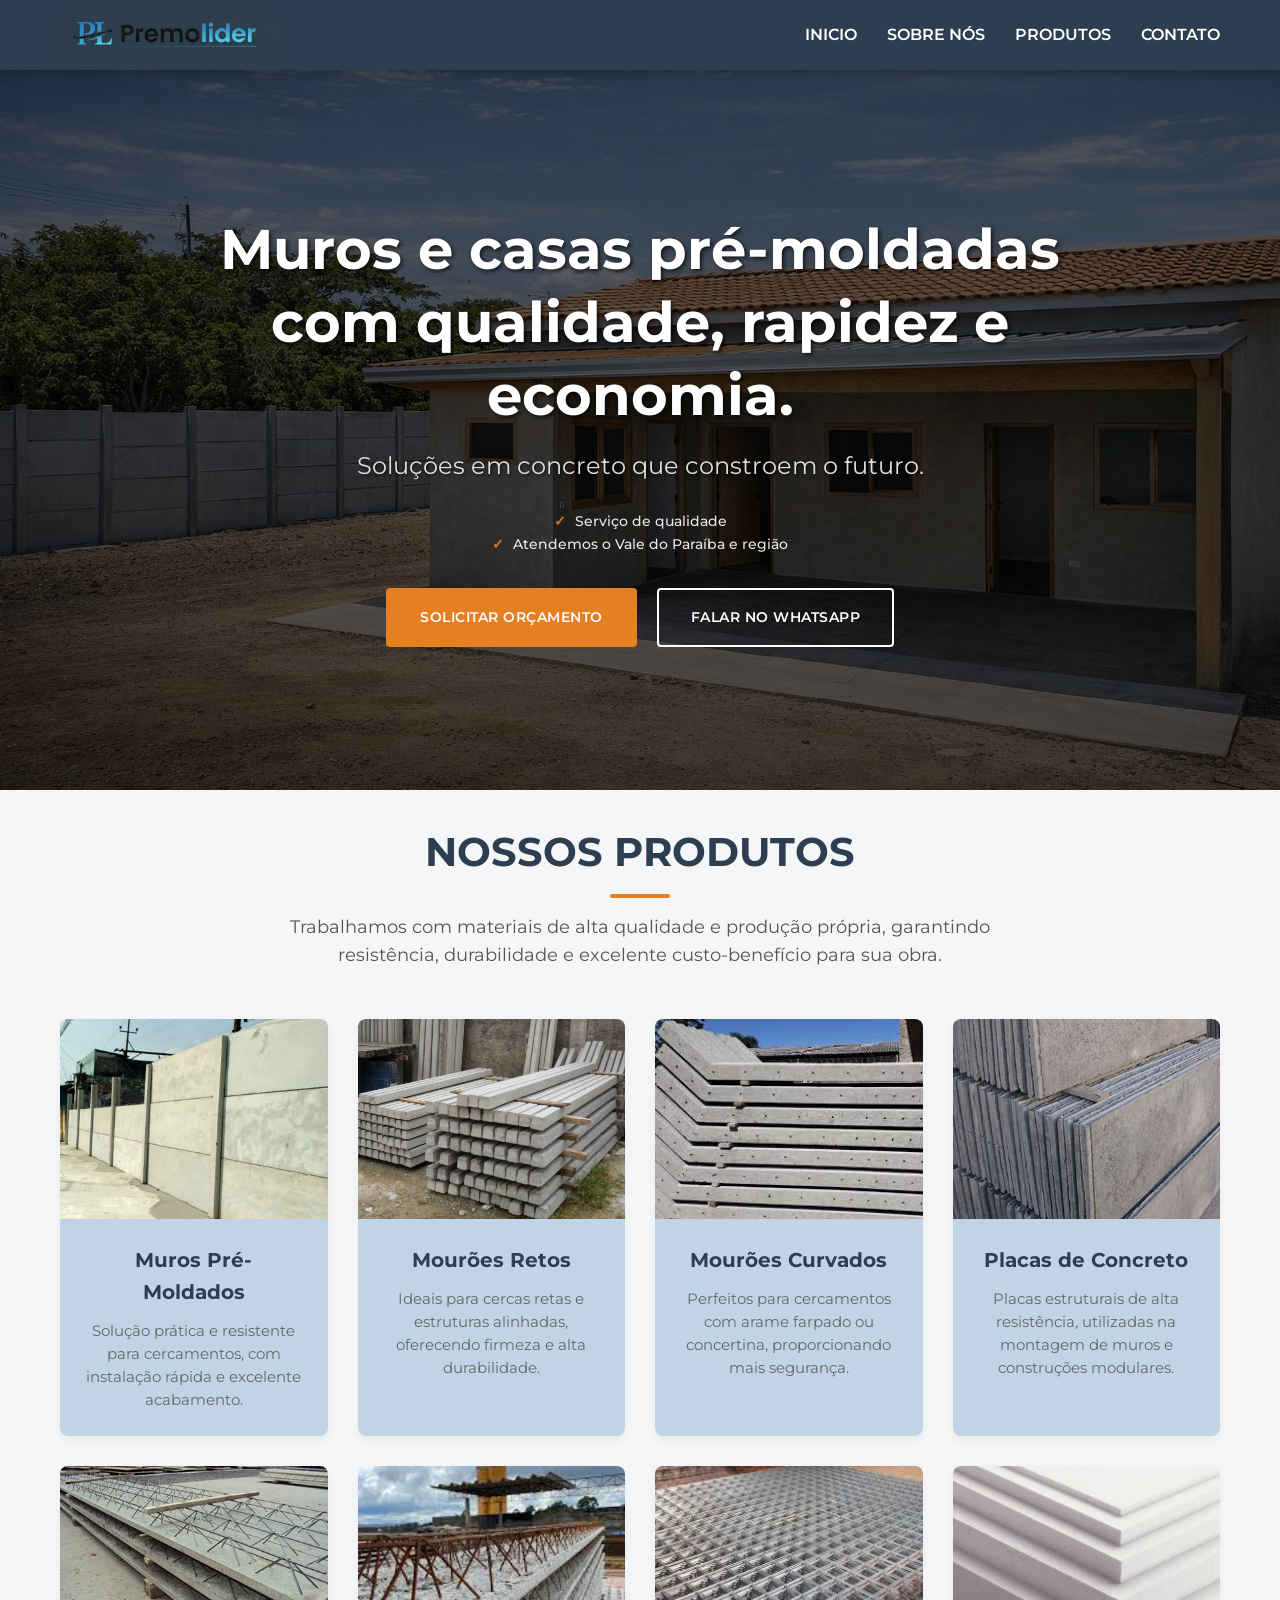
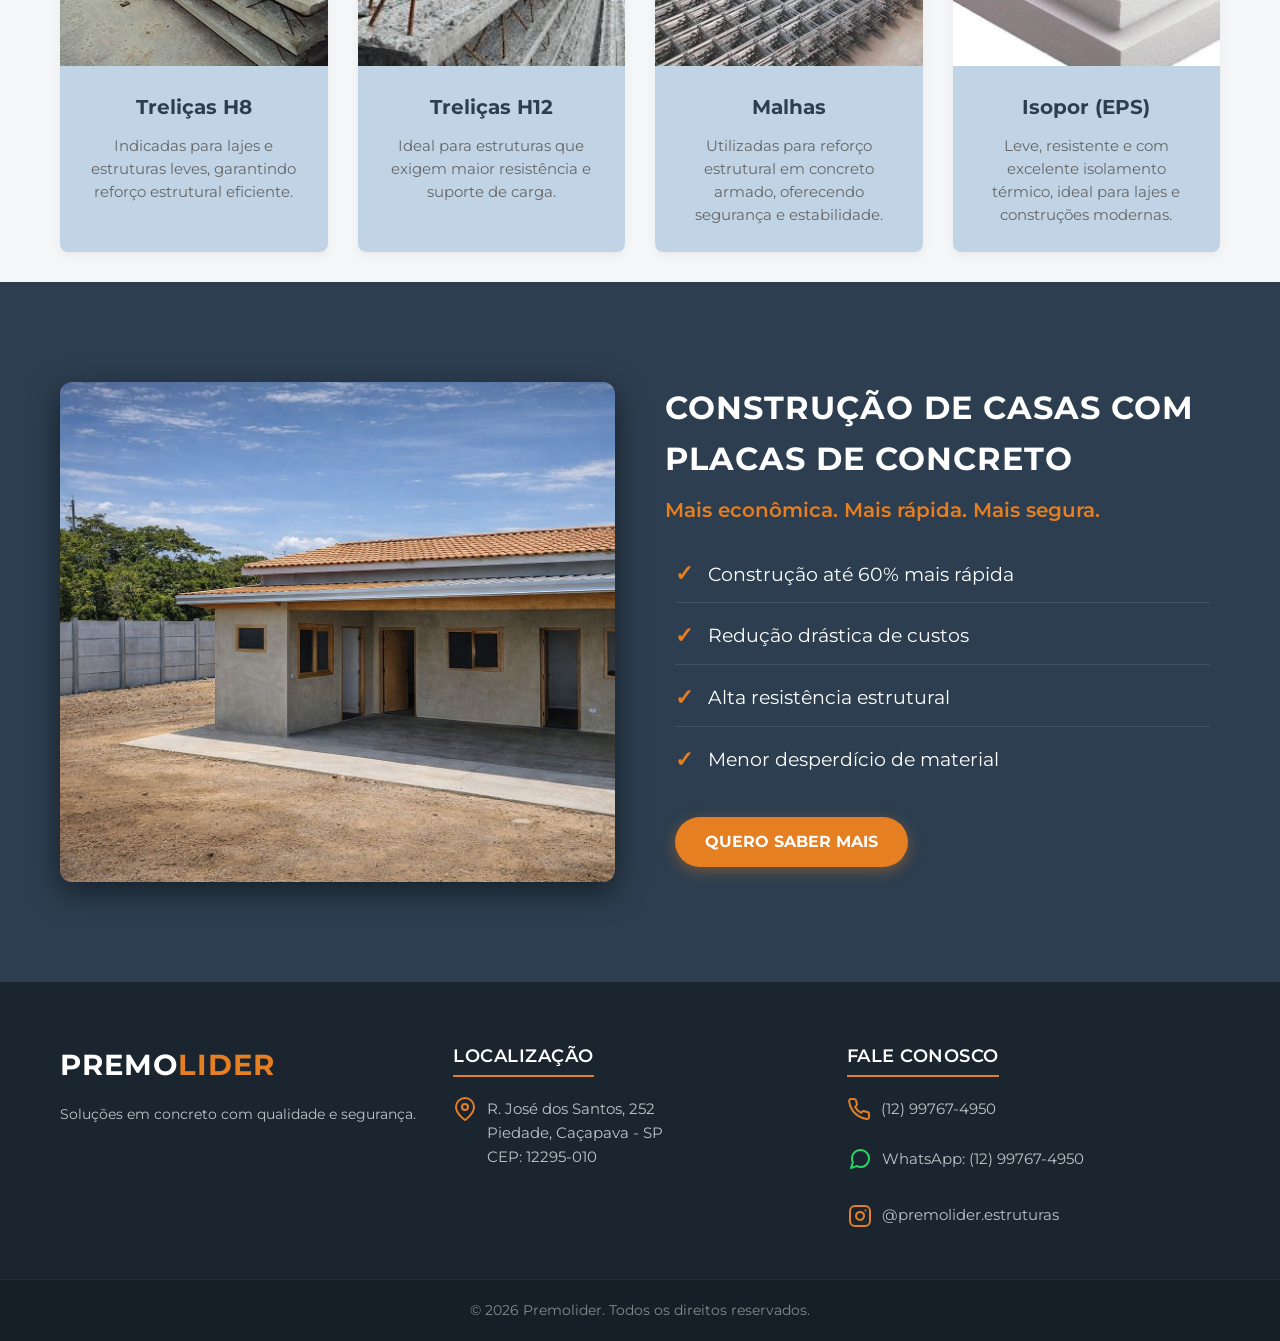
<file: index.html>
<!doctype html>
<html lang="pt-br">
  <head>
    <meta charset="UTF-8" />
    <meta name="viewport" content="width=device-width, initial-scale=1.0" />
    <title>Premolider</title>

    <link rel="preconnect" href="https://fonts.googleapis.com" />
    <link rel="preconnect" href="https://fonts.gstatic.com" crossorigin />
    <link
      href="https://fonts.googleapis.com/css2?family=Montserrat:wght@400;600;700&display=swap"
      rel="stylesheet"
    />

    <link rel="icon" href="images/favico.png" type="image/png" />
    <link rel="stylesheet" href="css/style.css" />
  </head>
  <body>
    <header class="header">
      <div class="container">
        <a href="index.html" class="logo">
          <img
            src="images/logo.png"
            alt="Logotipo Premolider"
            class="logo-img"
          />
        </a>

        <button class="menu-toggle" aria-label="Abrir Menu">
          <span class="bar"></span>
          <span class="bar"></span>
          <span class="bar"></span>
        </button>

        <nav class="nav-menu">
          <ul class="nav-list">
            <li><a href="index.html" class="nav-link">inicio</a></li>
            <li><a href="sobreNos.html" class="nav-link">Sobre Nós</a></li>
            <li><a href="produtos.html" class="nav-link">Produtos</a></li>
            <li><a href="contato.html" class="nav-link">Contato</a></li>
          </ul>
        </nav>

        <div class="overlay"></div>
      </div>
    </header>
    <section class="hero" id="inicio">
      <div class="hero-container">
        <h1 class="hero-title">
          Muros e casas pré-moldadas com qualidade, rapidez e economia.
        </h1>

        <p class="hero-subtitle">
          Soluções em concreto que constroem o futuro.
        </p>

        <p class="hero-location">
          <span class="check-icon">✓</span> Serviço de qualidade <br />
          <span class="check-icon">✓</span> Atendemos o Vale do Paraíba e região
        </p>

        <div class="hero-btns">
          <a href="contato.html" class="btn btn-primary"> SOLICITAR ORÇAMENTO </a>
          <a
            href="https://wa.me/5512997674950"
            target="_blank"
            class="btn btn-outline"
          >
            FALAR NO WHATSAPP
          </a>
        </div>
      </div>
    </section>
    <section id="produtos" class="produtos">
      <div class="container">
        <div class="section-header">
          <h2 class="section-title">NOSSOS PRODUTOS</h2>
          <p class="section-subtitle">
            Trabalhamos com materiais de alta qualidade e produção própria,
            garantindo resistência, durabilidade e excelente custo-benefício
            para sua obra.
          </p>
        </div>

        <div class="produtos-grid">
          <article class="produto-card">
            <div class="card-img-wrapper">
              <img
                src="images/muro-pre-moldado.jpg"
                alt="Muro Pré-Moldado"
                loading="lazy"
              />
            </div>
            <div class="card-content">
              <h3>Muros Pré-Moldados</h3>
              <p>
                Solução prática e resistente para cercamentos, com instalação
                rápida e excelente acabamento.
              </p>
            </div>
          </article>

          <article class="produto-card">
            <div class="card-img-wrapper">
              <img
                src="images/mourao-reto.jpg"
                alt="Mourão Reto"
                loading="lazy"
              />
            </div>
            <div class="card-content">
              <h3>Mourões Retos</h3>
              <p>
                Ideais para cercas retas e estruturas alinhadas, oferecendo
                firmeza e alta durabilidade.
              </p>
            </div>
          </article>

          <article class="produto-card">
            <div class="card-img-wrapper">
              <img
                src="images/mourao-curvo.jpeg"
                alt="Mourão Curvo"
                loading="lazy"
              />
            </div>
            <div class="card-content">
              <h3>Mourões Curvados</h3>
              <p>
                Perfeitos para cercamentos com arame farpado ou concertina,
                proporcionando mais segurança.
              </p>
            </div>
          </article>

          <article class="produto-card">
            <div class="card-img-wrapper">
              <img
                src="images/placas-concreto.jpg"
                alt="Placa de Concreto"
                loading="lazy"
              />
            </div>
            <div class="card-content">
              <h3>Placas de Concreto</h3>
              <p>
                Placas estruturais de alta resistência, utilizadas na montagem
                de muros e construções modulares.
              </p>
            </div>
          </article>

          <article class="produto-card">
            <div class="card-img-wrapper">
              <img
                src="images/trelica-h8.jpg"
                alt="Treliça H8"
                loading="lazy"
              />
            </div>
            <div class="card-content">
              <h3>Treliças H8</h3>
              <p>
                Indicadas para lajes e estruturas leves, garantindo reforço
                estrutural eficiente.
              </p>
            </div>
          </article>

          <article class="produto-card">
            <div class="card-img-wrapper">
              <img
                src="images/trelica-h12.jpeg"
                alt="Treliça H12"
                loading="lazy"
              />
            </div>
            <div class="card-content">
              <h3>Treliças H12</h3>
              <p>
                Ideal para estruturas que exigem maior resistência e suporte de
                carga.
              </p>
            </div>
          </article>

          <article class="produto-card">
            <div class="card-img-wrapper">
              <img src="images/malhas.webp" alt="Malha de Aço" loading="lazy" />
            </div>
            <div class="card-content">
              <h3>Malhas</h3>
              <p>
                Utilizadas para reforço estrutural em concreto armado,
                oferecendo segurança e estabilidade.
              </p>
            </div>
          </article>

          <article class="produto-card">
            <div class="card-img-wrapper">
              <img src="images/isopor.webp" alt="Isopor EPS" loading="lazy" />
            </div>
            <div class="card-content">
              <h3>Isopor (EPS)</h3>
              <p>
                Leve, resistente e com excelente isolamento térmico, ideal para
                lajes e construções modernas.
              </p>
            </div>
          </article>
        </div>
      </div>
    </section>
    <section id="inovacao" class="construcao-inteligente">
      <div class="container">
        <div class="inovacao-grid">
          <div class="inovacao-header">
            <h2 class="inovacao-title">
              CONSTRUÇÃO DE CASAS COM PLACAS DE CONCRETO
            </h2>
            <p class="inovacao-subtitle">
              Mais econômica. Mais rápida. Mais segura.
            </p>
          </div>

          <div class="inovacao-img-wrapper">
            <img
              src="images/hero-home.jpeg"
              alt="Casa moderna construída com placas de concreto"
              class="inovacao-img"
            />
          </div>

          <div class="inovacao-beneficios">
            <ul class="lista-vantagens">
              <li>
                <span class="icon-check">✓</span>
                Construção até 60% mais rápida
              </li>
              <li>
                <span class="icon-check">✓</span>
                Redução drástica de custos
              </li>
              <li>
                <span class="icon-check">✓</span>
                Alta resistência estrutural
              </li>
              <li>
                <span class="icon-check">✓</span>
                Menor desperdício de material
              </li>
            </ul>

            <a href="contato.html" class="btn-inovacao">Quero saber mais</a>
          </div>
        </div>
      </div>
    </section>
    <footer class="footer">
      <div class="container footer-container">
        <div class="footer-brand">
          <a href="#" class="footer-logo"> PREMO<span>LIDER</span> </a>
          <p class="footer-desc">
            Soluções em concreto com qualidade e segurança.
          </p>
        </div>

        <div class="footer-section">
          <h4 class="footer-title">Localização</h4>
          <div class="footer-item">
            <svg
              class="footer-icon"
              xmlns="http://www.w3.org/2000/svg"
              viewBox="0 0 24 24"
              fill="none"
              stroke="currentColor"
              stroke-width="2"
              stroke-linecap="round"
              stroke-linejoin="round"
            >
              <path d="M21 10c0 7-9 13-9 13s-9-6-9-13a9 9 0 0 1 18 0z"></path>
              <circle cx="12" cy="10" r="3"></circle>
            </svg>
            <p>
              R. José dos Santos, 252<br />
              Piedade, Caçapava - SP<br />
              CEP: 12295-010
            </p>
          </div>
        </div>

        <div class="footer-section">
          <h4 class="footer-title">Fale Conosco</h4>

          <div class="footer-item">
            <svg
              class="footer-icon"
              xmlns="http://www.w3.org/2000/svg"
              viewBox="0 0 24 24"
              fill="none"
              stroke="currentColor"
              stroke-width="2"
              stroke-linecap="round"
              stroke-linejoin="round"
            >
              <path
                d="M22 16.92v3a2 2 0 0 1-2.18 2 19.79 19.79 0 0 1-8.63-3.07 19.5 19.5 0 0 1-6-6 19.79 19.79 0 0 1-3.07-8.67A2 2 0 0 1 4.11 2h3a2 2 0 0 1 2 1.72 12.84 12.84 0 0 0 .7 2.81 2 2 0 0 1-.45 2.11L8.09 9.91a16 16 0 0 0 6 6l1.27-1.27a2 2 0 0 1 2.11-.45 12.84 12.84 0 0 0 2.81.7A2 2 0 0 1 22 16.92z"
              ></path>
            </svg>
            <span>(12) 99767-4950</span>
          </div>

          <a
            href="https://wa.me/5512997674950"
            target="_blank"
            rel="noopener noreferrer"
            class="footer-link whatsapp-link"
            aria-label="Falar no WhatsApp"
          >
            <svg
              class="footer-icon icon-whatsapp"
              xmlns="http://www.w3.org/2000/svg"
              viewBox="0 0 24 24"
              fill="none"
              stroke="currentColor"
              stroke-width="2"
              stroke-linecap="round"
              stroke-linejoin="round"
            >
              <path
                d="M21 11.5a8.38 8.38 0 0 1-.9 3.8 8.5 8.5 0 0 1-7.6 4.7 8.38 8.38 0 0 1-3.8-.9L3 21l1.9-5.7a8.38 8.38 0 0 1-.9-3.8 8.5 8.5 0 0 1 4.7-7.6 8.38 8.38 0 0 1 3.8-.9h.5a8.48 8.48 0 0 1 8 8v.5z"
              ></path>
            </svg>
            <span>WhatsApp: (12) 99767-4950</span>
          </a>

          <a
            href="https://www.instagram.com/premolider.estruturas/"
            target="_blank"
            rel="noopener noreferrer"
            class="footer-link instagram-link"
            aria-label="Siga no Instagram"
          >
            <svg
              class="footer-icon icon-instagram"
              xmlns="http://www.w3.org/2000/svg"
              viewBox="0 0 24 24"
              fill="none"
              stroke="currentColor"
              stroke-width="2"
              stroke-linecap="round"
              stroke-linejoin="round"
            >
              <rect x="2" y="2" width="20" height="20" rx="5" ry="5"></rect>
              <path d="M16 11.37A4 4 0 1 1 12.63 8 4 4 0 0 1 16 11.37z"></path>
              <line x1="17.5" y1="6.5" x2="17.51" y2="6.5"></line>
            </svg>
            <span>@premolider.estruturas</span>
          </a>
        </div>
      </div>

      <div class="footer-bottom">
        <p>&copy; 2026 Premolider. Todos os direitos reservados.</p>
      </div>
    </footer>

    <script src="./js/script.js"></script>
  </body>
</html>
</file>
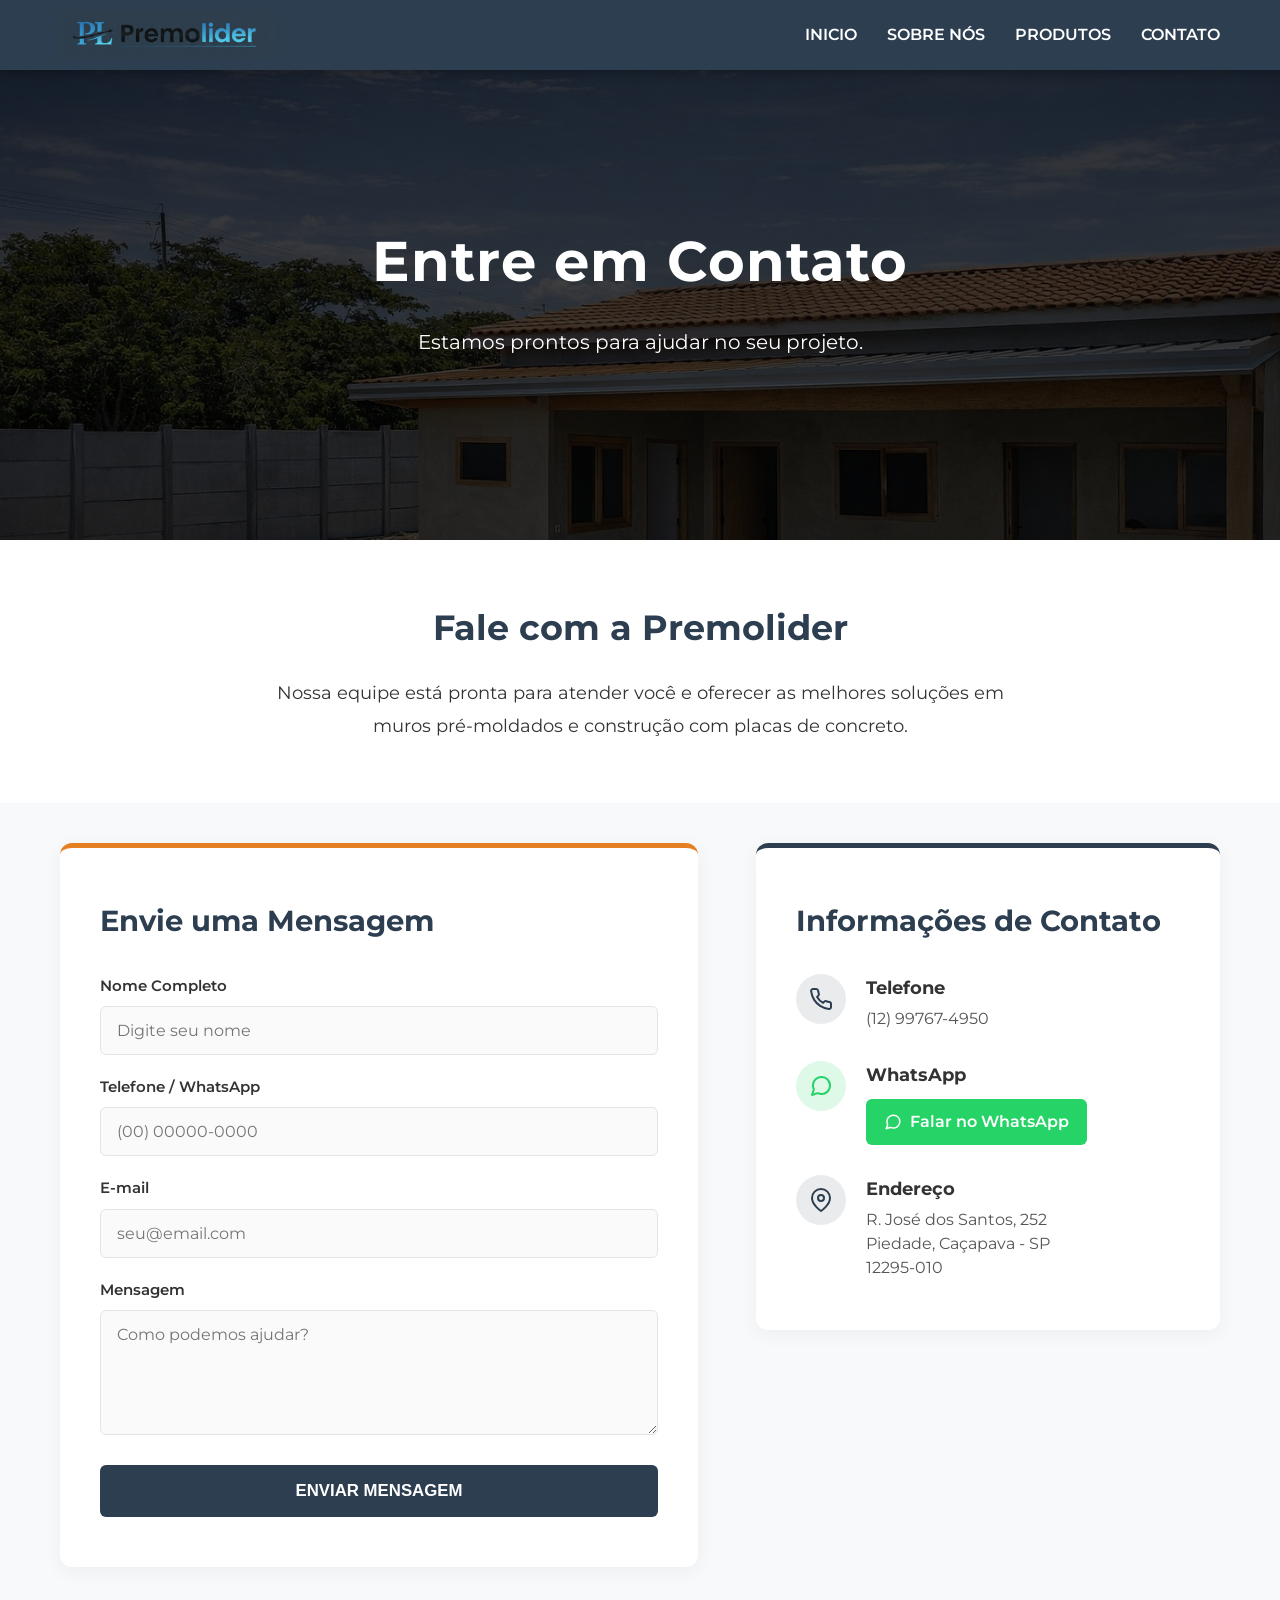
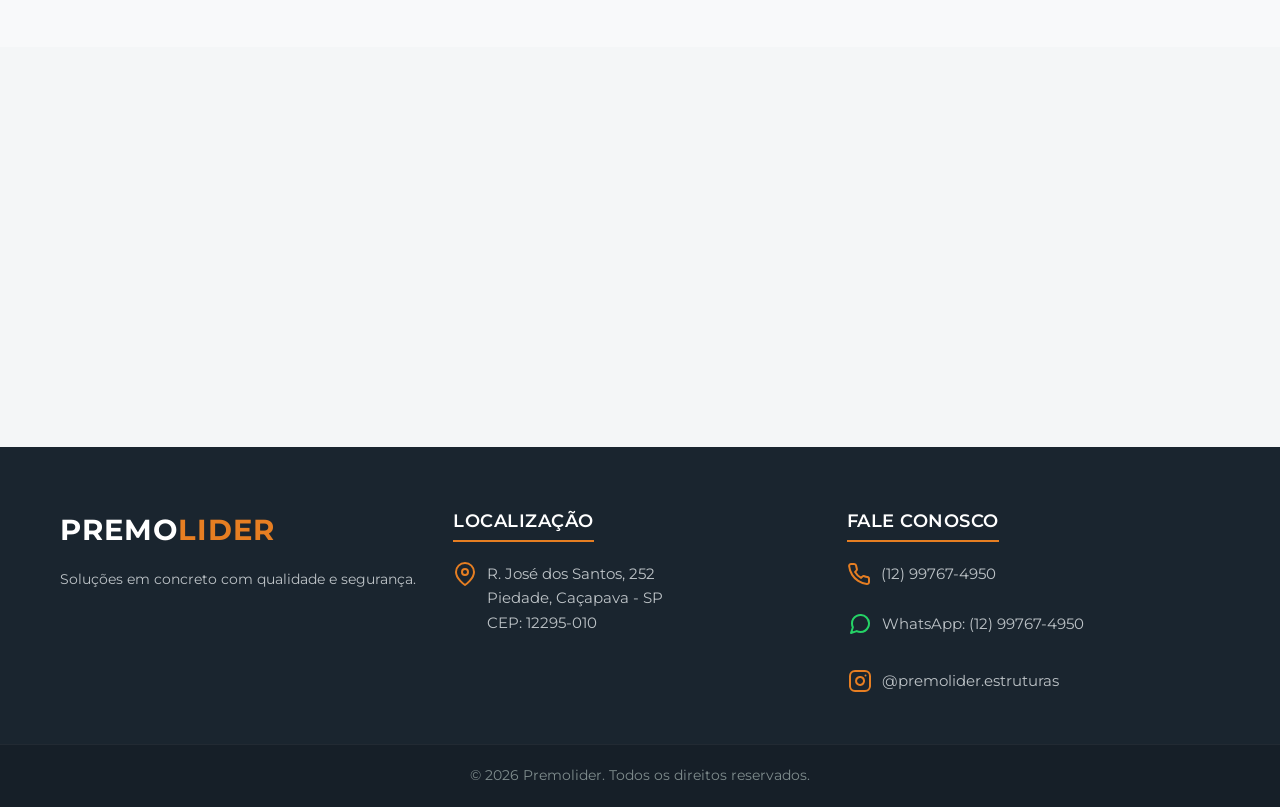
<file: contato.html>
<!doctype html>
<html lang="pt-br">
  <head>
    <meta charset="UTF-8" />
    <meta name="viewport" content="width=device-width, initial-scale=1.0" />
    <title>Premolider - Contato</title>

    <link rel="preconnect" href="https://fonts.googleapis.com" />
    <link rel="preconnect" href="https://fonts.gstatic.com" crossorigin />
    <link
      href="https://fonts.googleapis.com/css2?family=Montserrat:wght@400;600;700&display=swap"
      rel="stylesheet"
    />

    <link rel="icon" href="images/favico.png" type="image/png" />
    <link rel="stylesheet" href="css/style.css" />
  </head>
  <body>
    <header class="header">
      <div class="container">
        <a href="index.html" class="logo">
          <img
            src="images/logo.png"
            alt="Logotipo Premolider"
            class="logo-img"
          />
        </a>

        <button class="menu-toggle" aria-label="Abrir Menu">
          <span class="bar"></span>
          <span class="bar"></span>
          <span class="bar"></span>
        </button>

        <nav class="nav-menu">
          <ul class="nav-list">
            <li><a href="index.html" class="nav-link">inicio</a></li>
            <li><a href="sobreNos.html" class="nav-link">Sobre Nós</a></li>
            <li><a href="produtos.html" class="nav-link">Produtos</a></li>
            <li><a href="contato.html" class="nav-link active">Contato</a></li>
          </ul>
        </nav>

        <div class="overlay"></div>
      </div>
    </header>

    <section class="contato-hero">
      <div class="container contato-hero-content">
        <h1 class="contato-hero-title">Entre em Contato</h1>
        <p class="contato-hero-subtitle">
          Estamos prontos para ajudar no seu projeto.
        </p>
      </div>
    </section>

    <section class="contato-intro">
      <div class="container contato-intro-container">
        <h2 class="contato-intro-title">Fale com a Premolider</h2>
        <p class="contato-intro-text">
          Nossa equipe está pronta para atender você e oferecer as melhores
          soluções em muros pré-moldados e construção com placas de concreto.
        </p>
      </div>
    </section>

    <section class="contato-principal">
      <div class="container contato-principal-container">
        <div class="contato-info">
          <h3>Informações de Contato</h3>

          <div class="info-item">
            <div class="info-icon">
              <svg
                xmlns="http://www.w3.org/2000/svg"
                viewBox="0 0 24 24"
                fill="none"
                stroke="currentColor"
                stroke-width="2"
                stroke-linecap="round"
                stroke-linejoin="round"
              >
                <path
                  d="M22 16.92v3a2 2 0 0 1-2.18 2 19.79 19.79 0 0 1-8.63-3.07 19.5 19.5 0 0 1-6-6 19.79 19.79 0 0 1-3.07-8.67A2 2 0 0 1 4.11 2h3a2 2 0 0 1 2 1.72 12.84 12.84 0 0 0 .7 2.81 2 2 0 0 1-.45 2.11L8.09 9.91a16 16 0 0 0 6 6l1.27-1.27a2 2 0 0 1 2.11-.45 12.84 12.84 0 0 0 2.81.7A2 2 0 0 1 22 16.92z"
                ></path>
              </svg>
            </div>
            <div class="info-content">
              <h4>Telefone</h4>
              <p>(12) 99767-4950</p>
            </div>
          </div>

          <div class="info-item">
            <div class="info-icon icon-wp">
              <svg
                xmlns="http://www.w3.org/2000/svg"
                viewBox="0 0 24 24"
                fill="none"
                stroke="currentColor"
                stroke-width="2"
                stroke-linecap="round"
                stroke-linejoin="round"
              >
                <path
                  d="M21 11.5a8.38 8.38 0 0 1-.9 3.8 8.5 8.5 0 0 1-7.6 4.7 8.38 8.38 0 0 1-3.8-.9L3 21l1.9-5.7a8.38 8.38 0 0 1-.9-3.8 8.5 8.5 0 0 1 4.7-7.6 8.38 8.38 0 0 1 3.8-.9h.5a8.48 8.48 0 0 1 8 8v.5z"
                ></path>
              </svg>
            </div>
            <div class="info-content">
              <h4>WhatsApp</h4>
              <a
                href="https://wa.me/5512997674950"
                target="_blank"
                class="info-link-wp"
              >
                <svg
                  class="icon-whatsapp-small"
                  xmlns="http://www.w3.org/2000/svg"
                  viewBox="0 0 24 24"
                  fill="none"
                  stroke="currentColor"
                  stroke-width="2"
                  stroke-linecap="round"
                  stroke-linejoin="round"
                >
                  <path
                    d="M21 11.5a8.38 8.38 0 0 1-.9 3.8 8.5 8.5 0 0 1-7.6 4.7 8.38 8.38 0 0 1-3.8-.9L3 21l1.9-5.7a8.38 8.38 0 0 1-.9-3.8 8.5 8.5 0 0 1 4.7-7.6 8.38 8.38 0 0 1 3.8-.9h.5a8.48 8.48 0 0 1 8 8v.5z"
                  ></path>
                </svg>
                Falar no WhatsApp
              </a>
            </div>
          </div>

          <div class="info-item">
            <div class="info-icon">
              <svg
                xmlns="http://www.w3.org/2000/svg"
                viewBox="0 0 24 24"
                fill="none"
                stroke="currentColor"
                stroke-width="2"
                stroke-linecap="round"
                stroke-linejoin="round"
              >
                <path d="M21 10c0 7-9 13-9 13s-9-6-9-13a9 9 0 0 1 18 0z"></path>
                <circle cx="12" cy="10" r="3"></circle>
              </svg>
            </div>
            <div class="info-content">
              <h4>Endereço</h4>
              <p>
                R. José dos Santos, 252<br />Piedade, Caçapava - SP<br />12295-010
              </p>
            </div>
          </div>
        </div>

        <div class="contato-form-wrapper">
          <h3>Envie uma Mensagem</h3>
          <form id="contatoForm" class="contato-form" action="#" method="POST">
            <div class="form-group">
              <label for="nome">Nome Completo</label>
              <input
                type="text"
                id="nome"
                name="nome"
                placeholder="Digite seu nome"
                required
              />
            </div>
            <div class="form-group">
              <label for="telefone">Telefone / WhatsApp</label>
              <input
                type="tel"
                id="telefone"
                name="telefone"
                placeholder="(00) 00000-0000"
                required
              />
            </div>
            <div class="form-group">
              <label for="email">E-mail</label>
              <input
                type="email"
                id="email"
                name="email"
                placeholder="seu@email.com"
                required
              />
            </div>
            <div class="form-group">
              <label for="mensagem">Mensagem</label>
              <textarea
                id="mensagem"
                name="mensagem"
                rows="5"
                placeholder="Como podemos ajudar?"
                required
              ></textarea>
            </div>
            <button type="submit" class="btn-submit">ENVIAR MENSAGEM</button>
          </form>

          <div id="mensagemSucesso" class="mensagem-sucesso">
            ✅ Mensagem enviada com sucesso!<br />Nossa equipe entrará em
            contato em breve.
          </div>
        </div>
      </div>
    </section>

    <section class="contato-mapa">
      <iframe
        src="https://www.google.com/maps/embed?pb=!1m18!1m12!1m3!1d3669.742334812379!2d-45.7410294!3d-23.0903823!2m3!1f0!2f0!3f0!3m2!1i1024!2i768!4f13.1!3m3!1m2!1s0x94ccf69c0aa3c3e1%3A0x6bbaea3f721ea7a6!2sR.%20Jos%C3%A9%20dos%20Santos%2C%20252%20-%20Piedade%2C%20Ca%C3%A7apava%20-%20SP%2C%2012295-010!5e0!3m2!1spt-BR!2sbr!4v1700000000000!5m2!1spt-BR!2sbr"
        width="100%"
        height="400"
        style="border: 0"
        allowfullscreen=""
        loading="lazy"
        referrerpolicy="no-referrer-when-downgrade"
      >
      </iframe>
    </section>

    <footer class="footer">
      <div class="container footer-container">
        <div class="footer-brand">
          <a href="#" class="footer-logo"> PREMO<span>LIDER</span> </a>
          <p class="footer-desc">
            Soluções em concreto com qualidade e segurança.
          </p>
        </div>

        <div class="footer-section">
          <h4 class="footer-title">Localização</h4>
          <div class="footer-item">
            <svg
              class="footer-icon"
              xmlns="http://www.w3.org/2000/svg"
              viewBox="0 0 24 24"
              fill="none"
              stroke="currentColor"
              stroke-width="2"
              stroke-linecap="round"
              stroke-linejoin="round"
            >
              <path d="M21 10c0 7-9 13-9 13s-9-6-9-13a9 9 0 0 1 18 0z"></path>
              <circle cx="12" cy="10" r="3"></circle>
            </svg>
            <p>
              R. José dos Santos, 252<br />
              Piedade, Caçapava - SP<br />
              CEP: 12295-010
            </p>
          </div>
        </div>

        <div class="footer-section">
          <h4 class="footer-title">Fale Conosco</h4>

          <div class="footer-item">
            <svg
              class="footer-icon"
              xmlns="http://www.w3.org/2000/svg"
              viewBox="0 0 24 24"
              fill="none"
              stroke="currentColor"
              stroke-width="2"
              stroke-linecap="round"
              stroke-linejoin="round"
            >
              <path
                d="M22 16.92v3a2 2 0 0 1-2.18 2 19.79 19.79 0 0 1-8.63-3.07 19.5 19.5 0 0 1-6-6 19.79 19.79 0 0 1-3.07-8.67A2 2 0 0 1 4.11 2h3a2 2 0 0 1 2 1.72 12.84 12.84 0 0 0 .7 2.81 2 2 0 0 1-.45 2.11L8.09 9.91a16 16 0 0 0 6 6l1.27-1.27a2 2 0 0 1 2.11-.45 12.84 12.84 0 0 0 2.81.7A2 2 0 0 1 22 16.92z"
              ></path>
            </svg>
            <span>(12) 99767-4950</span>
          </div>

          <a
            href="https://wa.me/5512997674950"
            target="_blank"
            rel="noopener noreferrer"
            class="footer-link whatsapp-link"
            aria-label="Falar no WhatsApp"
          >
            <svg
              class="footer-icon icon-whatsapp"
              xmlns="http://www.w3.org/2000/svg"
              viewBox="0 0 24 24"
              fill="none"
              stroke="currentColor"
              stroke-width="2"
              stroke-linecap="round"
              stroke-linejoin="round"
            >
              <path
                d="M21 11.5a8.38 8.38 0 0 1-.9 3.8 8.5 8.5 0 0 1-7.6 4.7 8.38 8.38 0 0 1-3.8-.9L3 21l1.9-5.7a8.38 8.38 0 0 1-.9-3.8 8.5 8.5 0 0 1 4.7-7.6 8.38 8.38 0 0 1 3.8-.9h.5a8.48 8.48 0 0 1 8 8v.5z"
              ></path>
            </svg>
            <span>WhatsApp: (12) 99767-4950</span>
          </a>

          <a
            href="https://www.instagram.com/premolider.estruturas/"
            target="_blank"
            rel="noopener noreferrer"
            class="footer-link instagram-link"
            aria-label="Siga no Instagram"
          >
            <svg
              class="footer-icon icon-instagram"
              xmlns="http://www.w3.org/2000/svg"
              viewBox="0 0 24 24"
              fill="none"
              stroke="currentColor"
              stroke-width="2"
              stroke-linecap="round"
              stroke-linejoin="round"
            >
              <rect x="2" y="2" width="20" height="20" rx="5" ry="5"></rect>
              <path d="M16 11.37A4 4 0 1 1 12.63 8 4 4 0 0 1 16 11.37z"></path>
              <line x1="17.5" y1="6.5" x2="17.51" y2="6.5"></line>
            </svg>
            <span>@premolider.estruturas</span>
          </a>
        </div>
      </div>

      <div class="footer-bottom">
        <p>&copy; 2026 Premolider. Todos os direitos reservados.</p>
      </div>
    </footer>

    <script src="./js/script.js"></script>
  </body>
</html>
</file>
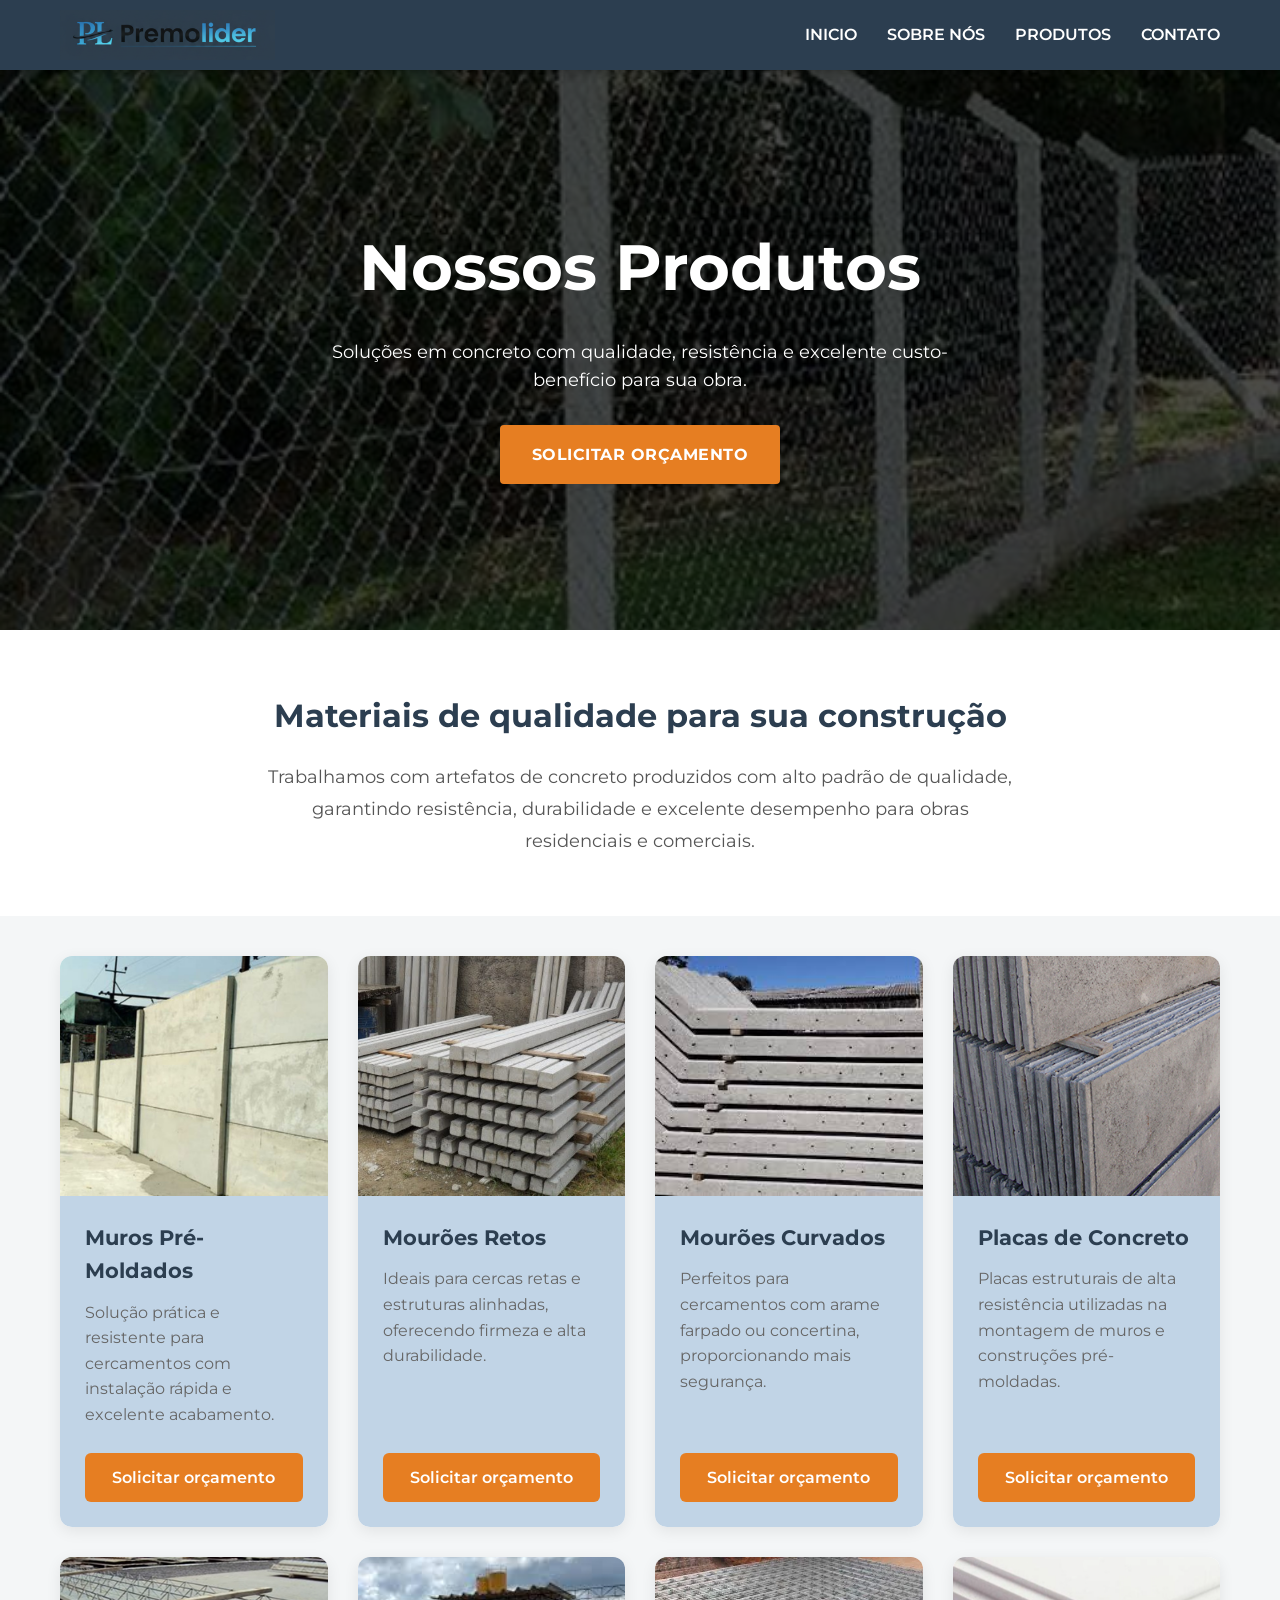
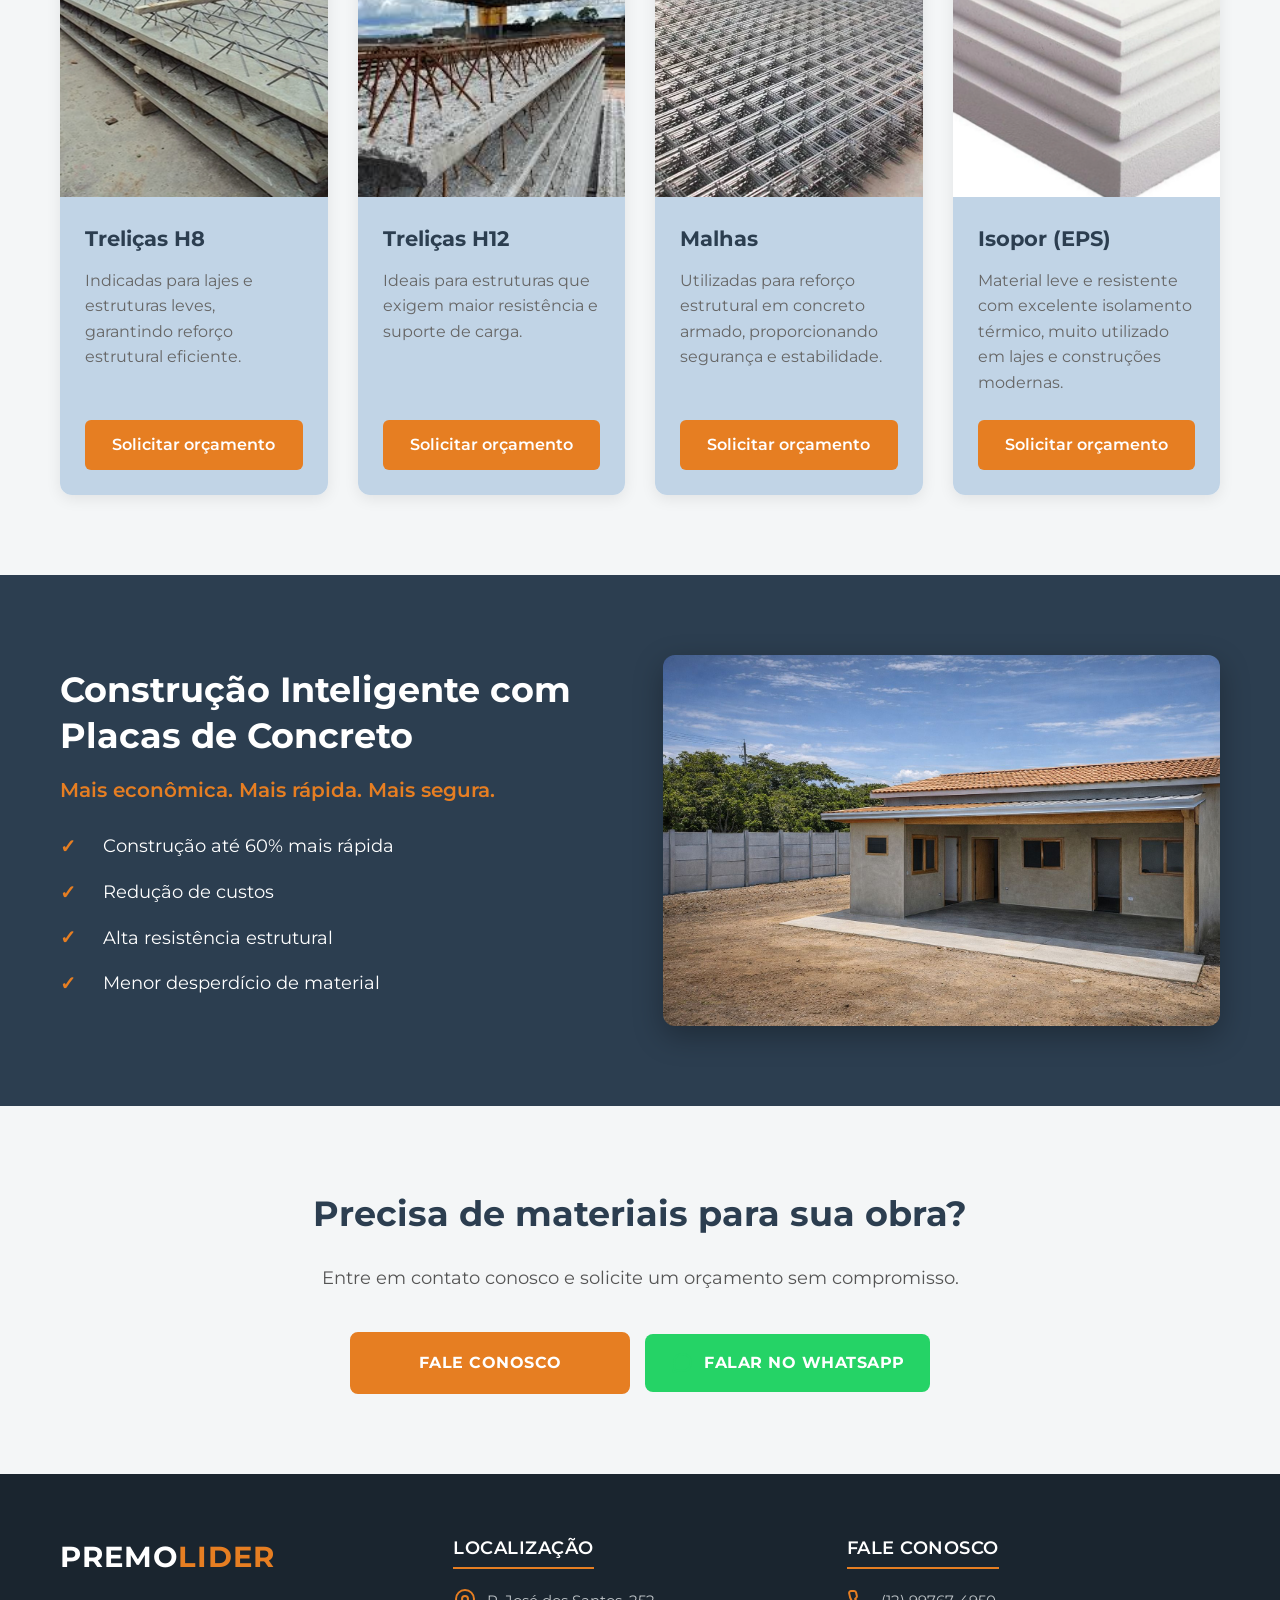
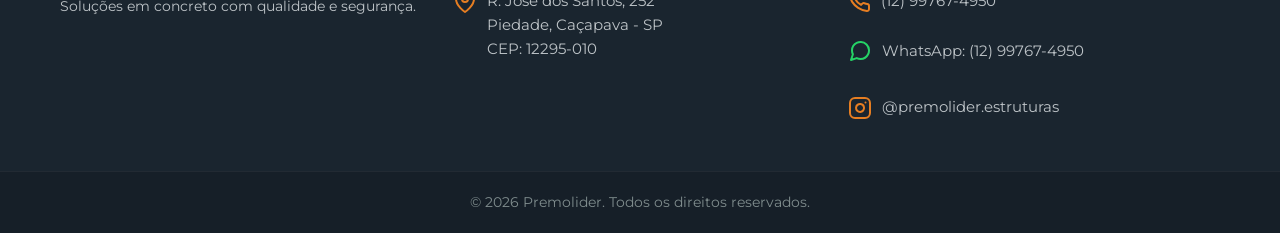
<file: produtos.html>
<!doctype html>
<html lang="pt-br">
  <head>
    <meta charset="UTF-8" />
    <meta name="viewport" content="width=device-width, initial-scale=1.0" />
    <title>Premolider - Produtos</title>

    <link rel="preconnect" href="https://fonts.googleapis.com" />
    <link rel="preconnect" href="https://fonts.gstatic.com" crossorigin />
    <link
      href="https://fonts.googleapis.com/css2?family=Montserrat:wght@400;600;700&display=swap"
      rel="stylesheet"
    />

    <link rel="icon" href="images/favico.png" type="image/png" />
    <link rel="stylesheet" href="css/style.css" />
  </head>
  <body>
    <!-- HEADER -->
    <header class="header">
      <div class="container">
        <a href="index.html" class="logo">
          <img
            src="images/logo.png"
            alt="Logotipo Premolider"
            class="logo-img"
          />
        </a>

        <button class="menu-toggle" aria-label="Abrir Menu">
          <span class="bar"></span>
          <span class="bar"></span>
          <span class="bar"></span>
        </button>

        <nav class="nav-menu">
          <ul class="nav-list">
            <li><a href="index.html" class="nav-link">inicio</a></li>
            <li><a href="sobreNos.html" class="nav-link">Sobre Nós</a></li>
            <li>
              <a href="produtos.html" class="nav-link active">Produtos</a>
            </li>
            <li><a href="contato.html" class="nav-link">Contato</a></li>
          </ul>
        </nav>

        <div class="overlay"></div>
      </div>
    </header>

    <section class="produtos-hero">
      <div class="container produtos-hero-content">
        <h1 class="produtos-hero-title">Nossos Produtos</h1>
        <p class="produtos-hero-subtitle">
          Soluções em concreto com qualidade, resistência e excelente
          custo-benefício para sua obra.
        </p>
        <a href="contato.html" class="btn btn-primary">Solicitar orçamento</a>
      </div>
    </section>

    <section class="produtos-intro">
      <div class="container produtos-intro-container">
        <h2 class="produtos-intro-title">
          Materiais de qualidade para sua construção
        </h2>
        <p class="produtos-intro-text">
          Trabalhamos com artefatos de concreto produzidos com alto padrão de
          qualidade, garantindo resistência, durabilidade e excelente desempenho
          para obras residenciais e comerciais.
        </p>
      </div>
    </section>

    <section class="produtos-lista">
      <div class="container">
        <div class="produtos-lista-grid">
          <article class="produto-card">
            <div class="card-img-wrapper">
              <img
                src="images/muro-pre-moldado.jpg"
                alt="Muros Pré-Moldados"
                loading="lazy"
              />
            </div>
            <div class="card-content">
              <h3>Muros Pré-Moldados</h3>
              <p>
                Solução prática e resistente para cercamentos com instalação
                rápida e excelente acabamento.
              </p>
              <a
                href="https://wa.me/5512997674950?text=Olá, gostaria de um orçamento para Muros Pré-Moldados"
                target="_blank"
                class="btn-card"
                >Solicitar orçamento</a
              >
            </div>
          </article>

          <article class="produto-card">
            <div class="card-img-wrapper">
              <img
                src="images/mourao-reto.jpg"
                alt="Mourões Retos"
                loading="lazy"
              />
            </div>
            <div class="card-content">
              <h3>Mourões Retos</h3>
              <p>
                Ideais para cercas retas e estruturas alinhadas, oferecendo
                firmeza e alta durabilidade.
              </p>
              <a
                href="https://wa.me/5512997674950?text=Olá, gostaria de um orçamento para Mourões Retos"
                target="_blank"
                class="btn-card"
                >Solicitar orçamento</a
              >
            </div>
          </article>

          <article class="produto-card">
            <div class="card-img-wrapper">
              <img
                src="images/mourao-curvo.jpeg"
                alt="Mourões Curvados"
                loading="lazy"
              />
            </div>
            <div class="card-content">
              <h3>Mourões Curvados</h3>
              <p>
                Perfeitos para cercamentos com arame farpado ou concertina,
                proporcionando mais segurança.
              </p>
              <a
                href="https://wa.me/5512997674950?text=Olá, gostaria de um orçamento para Mourões Curvados"
                target="_blank"
                class="btn-card"
                >Solicitar orçamento</a
              >
            </div>
          </article>

          <article class="produto-card">
            <div class="card-img-wrapper">
              <img
                src="images/placas-concreto.jpg"
                alt="Placas de Concreto"
                loading="lazy"
              />
            </div>
            <div class="card-content">
              <h3>Placas de Concreto</h3>
              <p>
                Placas estruturais de alta resistência utilizadas na montagem de
                muros e construções pré-moldadas.
              </p>
              <a
                href="https://wa.me/5512997674950?text=Olá, gostaria de um orçamento para Placas de Concreto"
                target="_blank"
                class="btn-card"
                >Solicitar orçamento</a
              >
            </div>
          </article>

          <article class="produto-card">
            <div class="card-img-wrapper">
              <img
                src="images/trelica-h8.jpg"
                alt="Treliças H8"
                loading="lazy"
              />
            </div>
            <div class="card-content">
              <h3>Treliças H8</h3>
              <p>
                Indicadas para lajes e estruturas leves, garantindo reforço
                estrutural eficiente.
              </p>
              <a
                href="https://wa.me/5512997674950?text=Olá, gostaria de um orçamento para Treliças H8"
                target="_blank"
                class="btn-card"
                >Solicitar orçamento</a
              >
            </div>
          </article>

          <article class="produto-card">
            <div class="card-img-wrapper">
              <img
                src="images/trelica-h12.jpeg"
                alt="Treliças H12"
                loading="lazy"
              />
            </div>
            <div class="card-content">
              <h3>Treliças H12</h3>
              <p>
                Ideais para estruturas que exigem maior resistência e suporte de
                carga.
              </p>
              <a
                href="https://wa.me/5512997674950?text=Olá, gostaria de um orçamento para Treliças H12"
                target="_blank"
                class="btn-card"
                >Solicitar orçamento</a
              >
            </div>
          </article>

          <article class="produto-card">
            <div class="card-img-wrapper">
              <img src="images/malhas.webp" alt="Malhas" loading="lazy" />
            </div>
            <div class="card-content">
              <h3>Malhas</h3>
              <p>
                Utilizadas para reforço estrutural em concreto armado,
                proporcionando segurança e estabilidade.
              </p>
              <a
                href="https://wa.me/5512997674950?text=Olá, gostaria de um orçamento para Malhas"
                target="_blank"
                class="btn-card"
                >Solicitar orçamento</a
              >
            </div>
          </article>

          <article class="produto-card">
            <div class="card-img-wrapper">
              <img src="images/isopor.webp" alt="Isopor (EPS)" loading="lazy" />
            </div>
            <div class="card-content">
              <h3>Isopor (EPS)</h3>
              <p>
                Material leve e resistente com excelente isolamento térmico,
                muito utilizado em lajes e construções modernas.
              </p>
              <a
                href="https://wa.me/5512997674950?text=Olá, gostaria de um orçamento para Isopor (EPS)"
                target="_blank"
                class="btn-card"
                >Solicitar orçamento</a
              >
            </div>
          </article>
        </div>
      </div>
    </section>

    <section class="produtos-destaque">
      <div class="container produtos-destaque-container">
        <div class="produtos-destaque-text">
          <h2>Construção Inteligente com Placas de Concreto</h2>
          <p class="destaque-subtitle">
            Mais econômica. Mais rápida. Mais segura.
          </p>
          <ul class="destaque-beneficios">
            <li>
              <span class="icon-check">✓</span> Construção até 60% mais rápida
            </li>
            <li><span class="icon-check">✓</span> Redução de custos</li>
            <li>
              <span class="icon-check">✓</span> Alta resistência estrutural
            </li>
            <li>
              <span class="icon-check">✓</span> Menor desperdício de material
            </li>
          </ul>
        </div>
        <div class="produtos-destaque-img">
          <img
            src="images/hero-home.jpeg"
            alt="Construção Inteligente"
            loading="lazy"
          />
        </div>
      </div>
    </section>

    <section id="contato-cta" class="produtos-cta">
      <div class="container produtos-cta-container">
        <h2>Precisa de materiais para sua obra?</h2>
        <p>Entre em contato conosco e solicite um orçamento sem compromisso.</p>
        <div class="cta-buttons">
          <a href="contato.html" class="btn btn-primary">FALE CONOSCO</a>
          <a
            href="https://wa.me/5512997674950"
            target="_blank"
            class="btn btn-whatsapp"
          >
            <svg
              class="icon-whatsapp"
              xmlns="http://www.w3.org/2000/svg"
              viewBox="0 0 24 24"
              fill="none"
              stroke="currentColor"
              stroke-width="2"
              stroke-linecap="round"
              stroke-linejoin="round"
            >
              <path
                d="M21 11.5a8.38 8.38 0 0 1-.9 3.8 8.5 8.5 0 0 1-7.6 4.7 8.38 8.38 0 0 1-3.8-.9L3 21l1.9-5.7a8.38 8.38 0 0 1-.9-3.8 8.5 8.5 0 0 1 4.7-7.6 8.38 8.38 0 0 1 3.8-.9h.5a8.48 8.48 0 0 1 8 8v.5z"
              ></path>
            </svg>
            FALAR NO WHATSAPP
          </a>
        </div>
      </div>
    </section>

    <footer class="footer">
      <div class="container footer-container">
        <div class="footer-brand">
          <a href="#" class="footer-logo"> PREMO<span>LIDER</span> </a>
          <p class="footer-desc">
            Soluções em concreto com qualidade e segurança.
          </p>
        </div>

        <div class="footer-section">
          <h4 class="footer-title">Localização</h4>
          <div class="footer-item">
            <svg
              class="footer-icon"
              xmlns="http://www.w3.org/2000/svg"
              viewBox="0 0 24 24"
              fill="none"
              stroke="currentColor"
              stroke-width="2"
              stroke-linecap="round"
              stroke-linejoin="round"
            >
              <path d="M21 10c0 7-9 13-9 13s-9-6-9-13a9 9 0 0 1 18 0z"></path>
              <circle cx="12" cy="10" r="3"></circle>
            </svg>
            <p>
              R. José dos Santos, 252<br />
              Piedade, Caçapava - SP<br />
              CEP: 12295-010
            </p>
          </div>
        </div>

        <div class="footer-section">
          <h4 class="footer-title">Fale Conosco</h4>

          <div class="footer-item">
            <svg
              class="footer-icon"
              xmlns="http://www.w3.org/2000/svg"
              viewBox="0 0 24 24"
              fill="none"
              stroke="currentColor"
              stroke-width="2"
              stroke-linecap="round"
              stroke-linejoin="round"
            >
              <path
                d="M22 16.92v3a2 2 0 0 1-2.18 2 19.79 19.79 0 0 1-8.63-3.07 19.5 19.5 0 0 1-6-6 19.79 19.79 0 0 1-3.07-8.67A2 2 0 0 1 4.11 2h3a2 2 0 0 1 2 1.72 12.84 12.84 0 0 0 .7 2.81 2 2 0 0 1-.45 2.11L8.09 9.91a16 16 0 0 0 6 6l1.27-1.27a2 2 0 0 1 2.11-.45 12.84 12.84 0 0 0 2.81.7A2 2 0 0 1 22 16.92z"
              ></path>
            </svg>
            <span>(12) 99767-4950</span>
          </div>

          <a
            href="https://wa.me/5512997674950"
            target="_blank"
            rel="noopener noreferrer"
            class="footer-link whatsapp-link"
            aria-label="Falar no WhatsApp"
          >
            <svg
              class="footer-icon icon-whatsapp"
              xmlns="http://www.w3.org/2000/svg"
              viewBox="0 0 24 24"
              fill="none"
              stroke="currentColor"
              stroke-width="2"
              stroke-linecap="round"
              stroke-linejoin="round"
            >
              <path
                d="M21 11.5a8.38 8.38 0 0 1-.9 3.8 8.5 8.5 0 0 1-7.6 4.7 8.38 8.38 0 0 1-3.8-.9L3 21l1.9-5.7a8.38 8.38 0 0 1-.9-3.8 8.5 8.5 0 0 1 4.7-7.6 8.38 8.38 0 0 1 3.8-.9h.5a8.48 8.48 0 0 1 8 8v.5z"
              ></path>
            </svg>
            <span>WhatsApp: (12) 99767-4950</span>
          </a>

          <a
            href="https://www.instagram.com/premolider.estruturas/"
            target="_blank"
            rel="noopener noreferrer"
            class="footer-link instagram-link"
            aria-label="Siga no Instagram"
          >
            <svg
              class="footer-icon icon-instagram"
              xmlns="http://www.w3.org/2000/svg"
              viewBox="0 0 24 24"
              fill="none"
              stroke="currentColor"
              stroke-width="2"
              stroke-linecap="round"
              stroke-linejoin="round"
            >
              <rect x="2" y="2" width="20" height="20" rx="5" ry="5"></rect>
              <path d="M16 11.37A4 4 0 1 1 12.63 8 4 4 0 0 1 16 11.37z"></path>
              <line x1="17.5" y1="6.5" x2="17.51" y2="6.5"></line>
            </svg>
            <span>@premolider.estruturas</span>
          </a>
        </div>
      </div>

      <div class="footer-bottom">
        <p>&copy; 2026 Premolider. Todos os direitos reservados.</p>
      </div>
    </footer>

    <script src="./js/script.js"></script>
  </body>
</html>
</file>
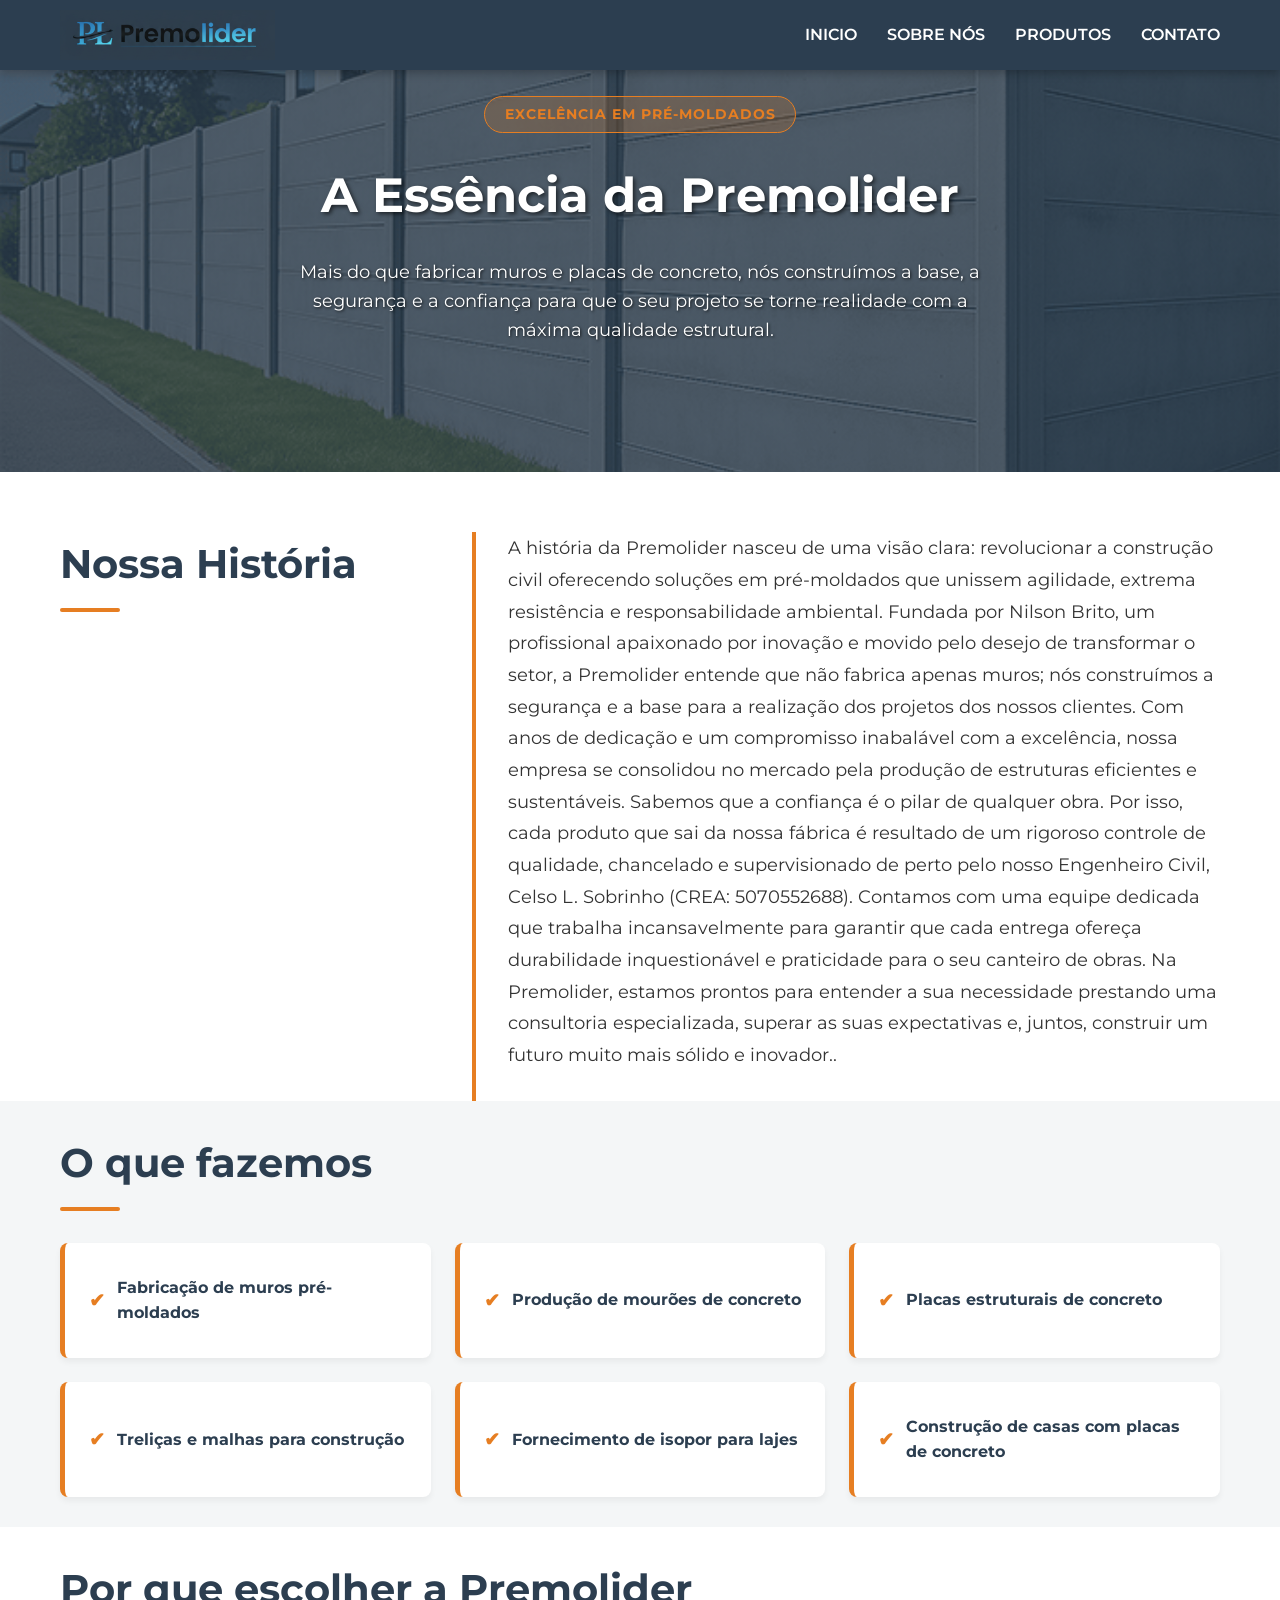
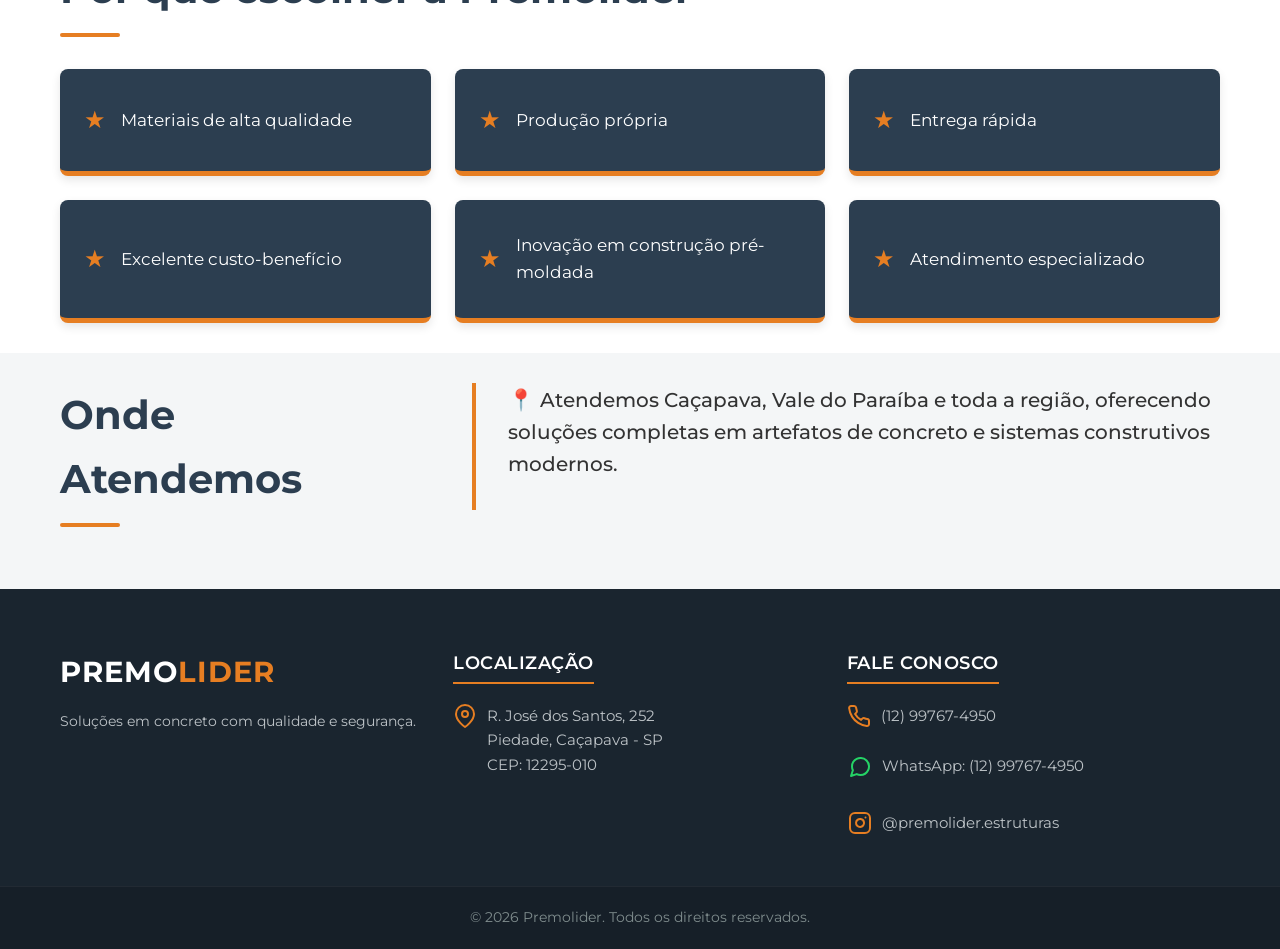
<file: sobreNos.html>
<!doctype html>
<html lang="pt-br">
  <head>
    <meta charset="UTF-8" />
    <meta name="viewport" content="width=device-width, initial-scale=1.0" />
    <title>Premolider</title>

    <link rel="preconnect" href="https://fonts.googleapis.com" />
    <link rel="preconnect" href="https://fonts.gstatic.com" crossorigin />
    <link
      href="https://fonts.googleapis.com/css2?family=Montserrat:wght@400;600;700&display=swap"
      rel="stylesheet"
    />

    <link rel="icon" href="images/favico.png" type="image/png" />
    <link rel="stylesheet" href="css/style.css" />
  </head>
  <body>
    <header class="header">
      <div class="container">
        <a href="index.html" class="logo">
          <img
            src="images/logo.png"
            alt="Logotipo Premolider"
            class="logo-img"
          />
        </a>

        <button class="menu-toggle" aria-label="Abrir Menu">
          <span class="bar"></span>
          <span class="bar"></span>
          <span class="bar"></span>
        </button>

        <nav class="nav-menu">
          <ul class="nav-list">
            <li><a href="index.html" class="nav-link">inicio</a></li>
            <li><a href="sobreNos.html" class="nav-link">Sobre Nós</a></li>
            <li><a href="produtos.html" class="nav-link">Produtos</a></li>
            <li><a href="contato.html" class="nav-link">Contato</a></li>
          </ul>
        </nav>

        <div class="overlay"></div>
      </div>
    </header>

    <main>
<section class="sobre-hero">
        <div class="container">
          <span class="badge-hero">Excelência em Pré-Moldados</span>
          <h1>A Essência da Premolider</h1>
          <p>
            Mais do que fabricar muros e placas de concreto, nós construímos a base, a segurança e a confiança para que o seu projeto se torne realidade com a máxima qualidade estrutural.
          </p>
        </div>
      </section>

      <section id="historia" class="sobre-historia">

      <section class="sobre-historia">
        <div class="container">
          <h2>Nossa História</h2>
          <p>
            A história da Premolider nasceu de uma visão clara: revolucionar a
            construção civil oferecendo soluções em pré-moldados que unissem
            agilidade, extrema resistência e responsabilidade ambiental. Fundada
            por Nilson Brito, um profissional apaixonado por inovação e movido
            pelo desejo de transformar o setor, a Premolider entende que não
            fabrica apenas muros; nós construímos a segurança e a base para a
            realização dos projetos dos nossos clientes. Com anos de dedicação e
            um compromisso inabalável com a excelência, nossa empresa se
            consolidou no mercado pela produção de estruturas eficientes e
            sustentáveis. Sabemos que a confiança é o pilar de qualquer obra.
            Por isso, cada produto que sai da nossa fábrica é resultado de um
            rigoroso controle de qualidade, chancelado e supervisionado de perto
            pelo nosso Engenheiro Civil, Celso L. Sobrinho (CREA: 5070552688).
            Contamos com uma equipe dedicada que trabalha incansavelmente para
            garantir que cada entrega ofereça durabilidade inquestionável e
            praticidade para o seu canteiro de obras. Na Premolider, estamos
            prontos para entender a sua necessidade prestando uma consultoria
            especializada, superar as suas expectativas e, juntos, construir um
            futuro muito mais sólido e inovador..
          </p>
        </div>
      </section>

      <section class="sobre-servicos">
        <div class="container">
          <h2>O que fazemos</h2>
          <ul class="lista-servicos">
            <li>Fabricação de muros pré-moldados</li>
            <li>Produção de mourões de concreto</li>
            <li>Placas estruturais de concreto</li>
            <li>Treliças e malhas para construção</li>
            <li>Fornecimento de isopor para lajes</li>
            <li>Construção de casas com placas de concreto</li>
          </ul>
        </div>
      </section>

      <section class="sobre-diferenciais">
        <div class="container">
          <h2>Por que escolher a Premolider</h2>
          <ul class="lista-diferenciais">
            <li>Materiais de alta qualidade</li>
            <li>Produção própria</li>
            <li>Entrega rápida</li>
            <li>Excelente custo-benefício</li>
            <li>Inovação em construção pré-moldada</li>
            <li>Atendimento especializado</li>
          </ul>
        </div>
      </section>

      <section class="sobre-regiao">
        <div class="container">
          <h2>Onde Atendemos</h2>
          <p>
            Atendemos Caçapava, Vale do Paraíba e toda a região, oferecendo
            soluções completas em artefatos de concreto e sistemas construtivos
            modernos.
          </p>
        </div>
      </section>
    </main>

    <footer class="footer">
    <div class="container footer-container">
        
        <div class="footer-brand">
            <a href="#" class="footer-logo">
                PREMO<span>LIDER</span>
            </a>
            <p class="footer-desc">Soluções em concreto com qualidade e segurança.</p>
        </div>

        <div class="footer-section">
            <h4 class="footer-title">Localização</h4>
            <div class="footer-item">
                <svg class="footer-icon" xmlns="http://www.w3.org/2000/svg" viewBox="0 0 24 24" fill="none" stroke="currentColor" stroke-width="2" stroke-linecap="round" stroke-linejoin="round"><path d="M21 10c0 7-9 13-9 13s-9-6-9-13a9 9 0 0 1 18 0z"></path><circle cx="12" cy="10" r="3"></circle></svg>
                <p>
                    R. José dos Santos, 252<br>
                    Piedade, Caçapava - SP<br>
                    CEP: 12295-010
                </p>
            </div>
        </div>

        <div class="footer-section">
            <h4 class="footer-title">Fale Conosco</h4>
            
            <div class="footer-item">
                <svg class="footer-icon" xmlns="http://www.w3.org/2000/svg" viewBox="0 0 24 24" fill="none" stroke="currentColor" stroke-width="2" stroke-linecap="round" stroke-linejoin="round"><path d="M22 16.92v3a2 2 0 0 1-2.18 2 19.79 19.79 0 0 1-8.63-3.07 19.5 19.5 0 0 1-6-6 19.79 19.79 0 0 1-3.07-8.67A2 2 0 0 1 4.11 2h3a2 2 0 0 1 2 1.72 12.84 12.84 0 0 0 .7 2.81 2 2 0 0 1-.45 2.11L8.09 9.91a16 16 0 0 0 6 6l1.27-1.27a2 2 0 0 1 2.11-.45 12.84 12.84 0 0 0 2.81.7A2 2 0 0 1 22 16.92z"></path></svg>
                <span>(12) 99767-4950</span>
            </div>

            <a href="https://wa.me/5512997674950" target="_blank" rel="noopener noreferrer" class="footer-link whatsapp-link" aria-label="Falar no WhatsApp">
                <svg class="footer-icon icon-whatsapp" xmlns="http://www.w3.org/2000/svg" viewBox="0 0 24 24" fill="none" stroke="currentColor" stroke-width="2" stroke-linecap="round" stroke-linejoin="round"><path d="M21 11.5a8.38 8.38 0 0 1-.9 3.8 8.5 8.5 0 0 1-7.6 4.7 8.38 8.38 0 0 1-3.8-.9L3 21l1.9-5.7a8.38 8.38 0 0 1-.9-3.8 8.5 8.5 0 0 1 4.7-7.6 8.38 8.38 0 0 1 3.8-.9h.5a8.48 8.48 0 0 1 8 8v.5z"></path></svg>
                <span>WhatsApp: (12) 99767-4950</span>
            </a>

            <a href="https://www.instagram.com/premolider.estruturas/" target="_blank" rel="noopener noreferrer" class="footer-link instagram-link" aria-label="Siga no Instagram">
                <svg class="footer-icon icon-instagram" xmlns="http://www.w3.org/2000/svg" viewBox="0 0 24 24" fill="none" stroke="currentColor" stroke-width="2" stroke-linecap="round" stroke-linejoin="round"><rect x="2" y="2" width="20" height="20" rx="5" ry="5"></rect><path d="M16 11.37A4 4 0 1 1 12.63 8 4 4 0 0 1 16 11.37z"></path><line x1="17.5" y1="6.5" x2="17.51" y2="6.5"></line></svg>
                <span>@premolider.estruturas</span>
            </a>
        </div>

    </div>

    <div class="footer-bottom">
        <p>&copy; 2026 Premolider. Todos os direitos reservados.</p>
    </div>
</footer>

    <script src="./js/script.js"></script>
  </body>
</html>
  </body>
</html>
</file>
<file: css/style.css>
@import url(global.css);
@import url(header.css);
@import url(hero.css);
@import url(produtos.css);
@import url(casas.css);
@import url(footer.css);
@import url(sobreNos.css);
@import url(produtos-page.css);
@import url(contato-page.css);
</file>
